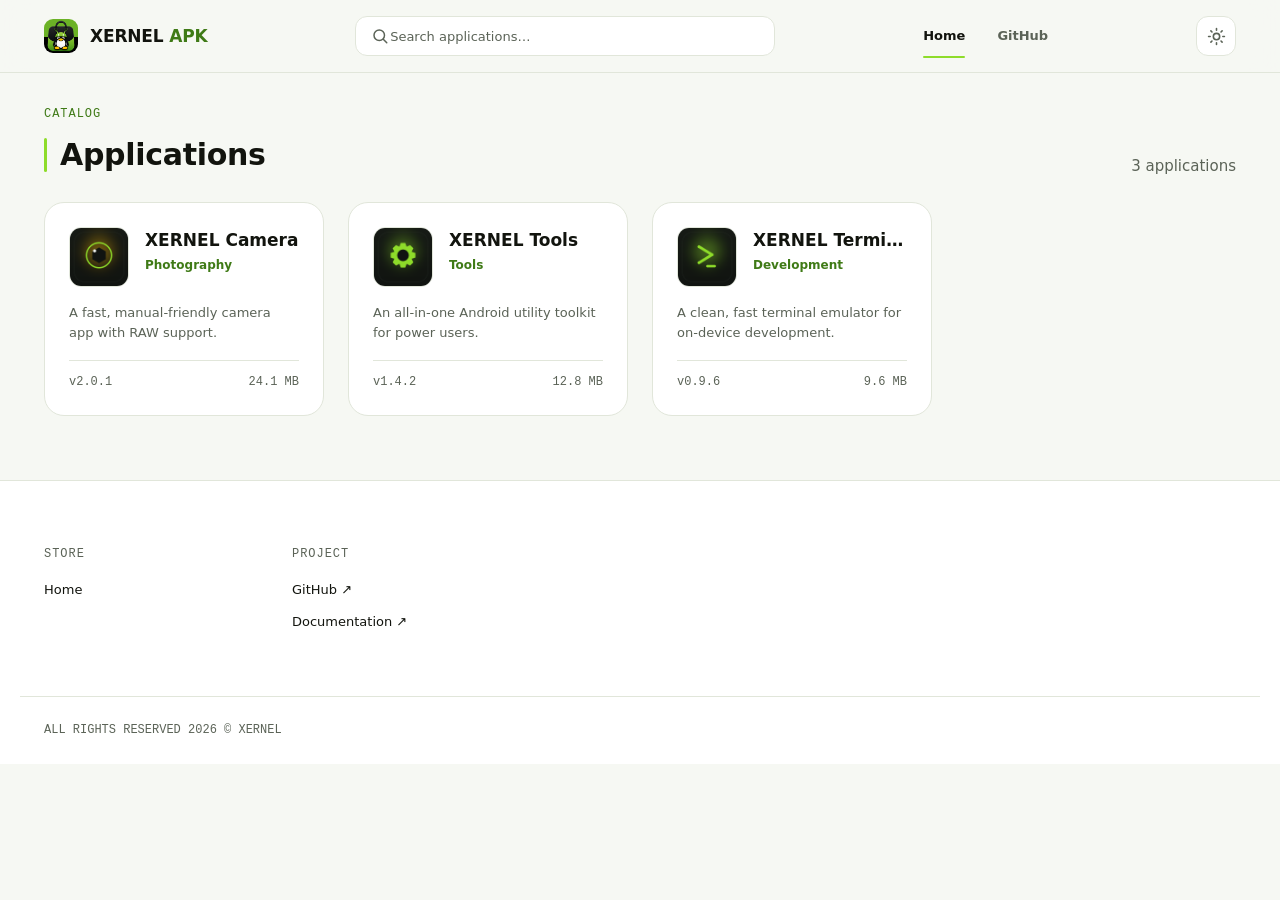
<file: index.html>
<!DOCTYPE html>
<html lang="en" data-theme="dark">
<head>
<meta charset="UTF-8">
<meta http-equiv="Content-Security-Policy" content="default-src 'self'; img-src 'self' data:; style-src 'self' 'unsafe-inline'; script-src 'self' 'unsafe-inline'; connect-src 'self'; object-src 'none'; base-uri 'self'; form-action 'self';">
<script>
  /* Set the theme before first paint to avoid a flash of the wrong theme. */
  (function () {
    try {
      var saved = localStorage.getItem("xernel-theme");
      var theme = saved || (window.matchMedia && window.matchMedia("(prefers-color-scheme: light)").matches ? "light" : "dark");
      document.documentElement.setAttribute("data-theme", theme);
    } catch (e) { /* localStorage unavailable — dark default from the html tag stays */ }
  })();
</script>
<meta name="viewport" content="width=device-width, initial-scale=1">
<title>XERNEL APK — Independent Android Application Marketplace</title>
<meta name="description" content="XERNEL APK (كيرنل) is an independent, open Android application marketplace. Browse, verify, and download APKs directly — no account, no tracking.">
<meta name="keywords" content="XERNEL, XERNEL APK, كيرنل, متجر كيرنل, تطبيقات كيرنل, Android app store, APK download, F-Droid alternative">
<meta name="theme-color" content="#080A08">
<link rel="canonical" href="https://xernel-apk.github.io/studio/">
<link rel="alternate" type="application/rss+xml" title="XERNEL APK — New &amp; updated applications" href="feed.xml">

<meta property="og:type" content="website">
<meta property="og:title" content="XERNEL APK — Independent Android Application Marketplace">
<meta property="og:description" content="Browse, verify, and download Android APKs directly. No account, no tracking.">
<meta property="og:image" content="https://xernel-apk.github.io/studio/assets/logo.png">
<meta property="og:url" content="https://xernel-apk.github.io/studio/">
<meta property="og:site_name" content="XERNEL APK">
<meta name="twitter:card" content="summary">
<meta name="twitter:title" content="XERNEL APK">
<meta name="twitter:description" content="An independent Android application marketplace.">
<meta name="twitter:image" content="https://xernel-apk.github.io/studio/assets/logo.png">

<link rel="icon" href="assets/logo.png" type="image/png">
<link rel="manifest" href="manifest.json">
<link rel="apple-touch-icon" href="assets/logo-180.png">
<link rel="stylesheet" href="css/style.css">
<link rel="stylesheet" href="css/responsive.css">
<script type="application/ld+json">
{
    "@context": "https://schema.org",
    "@type": "WebSite",
    "name": "XERNEL APK",
    "alternateName": ["XERNEL", "كيرنل", "متجر كيرنل"],
    "url": "https://xernel-apk.github.io/studio/",
    "description": "An independent, open Android application marketplace.",
    "publisher": {
        "@type": "Organization",
        "name": "XERNEL",
        "alternateName": "كيرنل",
        "url": "https://github.com/xernel-apk"
    }
}
</script>
</head>
<body>
<a class="skip-link" href="#main-content">Skip to content</a>

<header class="site-header">
  <div class="container site-header__inner">
    <a class="brand" href="index.html" aria-label="XERNEL APK home">
      <img class="brand__logo" src="assets/logo.png" alt="" width="34" height="34">
      <span class="brand__name">XERNEL<span> APK</span></span>
    </a>

    <div class="header-search search-field" id="header-search-field">
      <svg class="search-field__icon" viewBox="0 0 24 24" fill="none" stroke="currentColor" stroke-width="2" stroke-linecap="round" stroke-linejoin="round" aria-hidden="true"><circle cx="11" cy="11" r="7"/><path d="m21 21-4.3-4.3"/></svg>
      <input class="search-field__input" id="header-search-input" type="search" placeholder="Search applications…" aria-label="Search applications">
      <button class="search-field__clear" id="header-search-clear" type="button" aria-label="Clear search">
        <svg viewBox="0 0 24 24" fill="none" stroke="currentColor" stroke-width="2" stroke-linecap="round" stroke-linejoin="round" aria-hidden="true"><path d="M18 6 6 18"/><path d="m6 6 12 12"/></svg>
      </button>
    </div>

    <nav class="main-nav" aria-label="Primary">
      <a class="main-nav__link is-active" href="index.html">Home</a>
      <a class="main-nav__link" href="https://github.com/xernel-apk/studio" target="_blank" rel="noopener noreferrer">GitHub</a>
    </nav>

    <div class="header-actions">
      <button class="btn--icon theme-toggle" type="button" data-theme-toggle aria-pressed="false" aria-label="Switch to light theme">
        <svg class="icon-moon" viewBox="0 0 24 24" fill="none" stroke="currentColor" stroke-width="2" stroke-linecap="round" stroke-linejoin="round" aria-hidden="true"><path d="M20 14.5A8 8 0 1 1 9.5 4a6.5 6.5 0 0 0 10.5 10.5Z"/></svg>
        <svg class="icon-sun" viewBox="0 0 24 24" fill="none" stroke="currentColor" stroke-width="2" stroke-linecap="round" stroke-linejoin="round" aria-hidden="true"><circle cx="12" cy="12" r="4"/><path d="M12 2v2M12 20v2M4.9 4.9l1.4 1.4M17.7 17.7l1.4 1.4M2 12h2M20 12h2M4.9 19.1l1.4-1.4M17.7 6.3l1.4-1.4"/></svg>
      </button>
      <button class="btn--icon menu-toggle" type="button" data-menu-toggle aria-label="Open menu" aria-expanded="false" aria-controls="mobile-drawer">
        <span class="menu-toggle__bar"></span>
      </button>
    </div>
  </div>
</header>

<nav id="mobile-drawer" class="mobile-drawer" aria-label="Mobile" hidden>
  <a class="mobile-drawer__link is-active" href="index.html">Home</a>
  <a class="mobile-drawer__link" href="https://github.com/xernel-apk/studio" target="_blank" rel="noopener noreferrer">GitHub ↗</a>
</nav>

<main id="main-content">

  <section id="applications" class="section section--tight">
    <div class="container">
      <div class="section__header">
        <div>
          <p class="section__eyebrow">Catalog</p>
          <h1 class="section__title">Applications</h1>
        </div>
        <span class="text-secondary" id="result-count" aria-live="polite"></span>
      </div>
      <div id="apps-grid" class="app-grid"></div>
    </div>
  </section>

</main>

<footer class="site-footer">
  <div class="container footer__grid">
    <div>
      <p class="footer__heading">Store</p>
      <div class="footer__links">
        <a href="index.html">Home</a>
      </div>
    </div>

    <div>
      <p class="footer__heading">Project</p>
      <div class="footer__links">
        <a href="https://github.com/xernel-apk/studio" target="_blank" rel="noopener noreferrer">GitHub ↗</a>
        <a href="https://github.com/xernel-apk/studio/blob/main/README.md" target="_blank" rel="noopener noreferrer">Documentation ↗</a>
      </div>
    </div>
  </div>

  <div class="container footer__bottom">
    <span>ALL RIGHTS RESERVED 2026 © XERNEL</span>
  </div>
</footer>

<script src="js/theme.js" defer></script>
<script src="js/store.js" defer></script>
<script src="js/search.js" defer></script>
<script src="js/app.js" defer></script>
<script src="js/pwa.js" defer></script>
</body>
</html>
</file>
<file: css/style.css>
/* ==========================================================================
   XERNEL APK — style.css
   Design tokens, reset, typography, layout and all shared components.
   Tablet/desktop and mobile-specific overrides live in responsive.css.
   ========================================================================== */

/* ---------- 1. Design tokens ------------------------------------------- */

:root {
  /* Brand accents stay fixed across themes — they come from the mark itself */
  --color-primary: #6BB226;
  --color-primary-bright: #8EDC2A;
  --color-yellow: #FFC107;
  --color-on-primary: #07160a;
  --color-on-yellow: #241900;

  --font-sans: Inter, ui-sans-serif, system-ui, -apple-system, BlinkMacSystemFont, "Segoe UI", Roboto, Arial, sans-serif;
  --font-mono: ui-monospace, "SF Mono", "Cascadia Code", "Roboto Mono", Consolas, "Liberation Mono", monospace;

  --text-xs: 0.75rem;
  --text-sm: 0.8125rem;
  --text-base: 0.9375rem;
  --text-md: 1.0625rem;
  --text-lg: 1.25rem;
  --text-xl: 1.5rem;
  --text-2xl: 1.875rem;
  --text-3xl: 2.375rem;
  --text-4xl: 3.05rem;

  --space-1: 4px;
  --space-2: 8px;
  --space-3: 12px;
  --space-4: 16px;
  --space-5: 24px;
  --space-6: 32px;
  --space-7: 48px;
  --space-8: 64px;
  --space-9: 96px;

  --radius-sm: 8px;
  --radius-md: 12px;
  --radius-lg: 20px;
  --radius-full: 999px;

  --container: 1240px;

  --shadow-sm: 0 1px 2px rgba(0, 0, 0, 0.35);
  --shadow-md: 0 12px 28px -12px rgba(0, 0, 0, 0.55);
  --shadow-lg: 0 30px 60px -20px rgba(0, 0, 0, 0.6);
  --shadow-glow: 0 0 0 1px rgba(142, 220, 42, 0.18), 0 16px 40px -18px rgba(142, 220, 42, 0.28);

  --ease: cubic-bezier(0.22, 0.68, 0.32, 1);
  --dur-fast: 120ms;
  --dur-base: 200ms;
  --dur-slow: 420ms;

  --z-header: 100;
  --z-drawer: 200;
  --z-toast: 350;
  --z-lightbox: 400;
  --z-sticky: 90;

  color-scheme: dark;
}

:root[data-theme="dark"] {
  --color-background: #080A08;
  --color-surface: #111411;
  --color-surface-elevated: #171B17;
  --color-surface-hover: #1C211C;
  --color-border: #272D27;
  --color-border-strong: #333B31;
  --color-text: #F5F7F3;
  --color-text-secondary: #A8B0A5;
  --color-accent-text: #8EDC2A;
  --scrim: rgba(4, 6, 4, 0.68);
  --skeleton-base: #141713;
  --skeleton-shine: #1E241D;
  color-scheme: dark;
}

:root[data-theme="light"] {
  --color-background: #F6F8F3;
  --color-surface: #FFFFFF;
  --color-surface-elevated: #FFFFFF;
  --color-surface-hover: #EEF1EA;
  --color-border: #E1E6DA;
  --color-border-strong: #CBD3C4;
  --color-text: #12140E;
  --color-text-secondary: #5B6357;
  --color-accent-text: #3F7A16;
  --scrim: rgba(16, 20, 12, 0.5);
  --skeleton-base: #EBEEE6;
  --skeleton-shine: #DFE4D8;
  color-scheme: light;
}

/* ---------- 2. Reset ----------------------------------------------------- */

*, *::before, *::after { box-sizing: border-box; }

html { -webkit-text-size-adjust: 100%; scroll-behavior: smooth; }

body {
  margin: 0;
  background: var(--color-background);
  color: var(--color-text);
  font-family: var(--font-sans);
  font-size: var(--text-base);
  line-height: 1.55;
  -webkit-font-smoothing: antialiased;
  text-rendering: optimizeLegibility;
  transition: background-color var(--dur-base) var(--ease), color var(--dur-base) var(--ease);
}

img { max-width: 100%; display: block; }
svg { display: block; }

a { color: inherit; text-decoration: none; }

button, input, select {
  font: inherit;
  color: inherit;
  background: none;
  border: none;
  margin: 0;
}
button { cursor: pointer; }
button:disabled { cursor: not-allowed; opacity: 0.6; }

ul, ol { margin: 0; padding: 0; list-style: none; }
h1, h2, h3, h4, p { margin: 0; }

::selection { background: var(--color-primary); color: var(--color-on-primary); }

/* Focus visibility everywhere, per accessibility requirements */
:focus { outline: none; }
:focus-visible {
  outline: 2px solid var(--color-primary-bright);
  outline-offset: 3px;
  border-radius: var(--radius-sm);
}

@media (prefers-reduced-motion: reduce) {
  html { scroll-behavior: auto; }
  *, *::before, *::after {
    animation-duration: 0.001ms !important;
    animation-iteration-count: 1 !important;
    transition-duration: 0.001ms !important;
    scroll-behavior: auto !important;
  }
}

.skip-link {
  position: fixed;
  top: -60px;
  left: var(--space-4);
  z-index: 1000;
  background: var(--color-primary-bright);
  color: var(--color-on-primary);
  padding: var(--space-3) var(--space-5);
  border-radius: var(--radius-sm);
  font-weight: 600;
  transition: top var(--dur-base) var(--ease);
}
.skip-link:focus { top: var(--space-4); }

/* ---------- 3. Layout primitives ----------------------------------------- */

.container {
  width: 100%;
  max-width: var(--container);
  margin-inline: auto;
  padding-inline: var(--space-5);
}

main { display: block; }

/* Keeps the sticky header from covering #categories / #search / etc. when jumped to */
section[id] { scroll-margin-top: 88px; }

.section { padding-top: var(--space-8); }
.section--tight { padding-top: var(--space-6); }

.section__header {
  display: flex;
  align-items: flex-end;
  justify-content: space-between;
  gap: var(--space-4);
  margin-bottom: var(--space-5);
}

.section__eyebrow {
  font-family: var(--font-mono);
  font-size: var(--text-xs);
  letter-spacing: 0.08em;
  text-transform: uppercase;
  color: var(--color-accent-text);
  margin: 0 0 var(--space-2);
}

.section__title {
  font-size: var(--text-2xl);
  font-weight: 700;
  letter-spacing: -0.01em;
  position: relative;
  padding-left: var(--space-4);
}

.section__title::before {
  content: "";
  position: absolute;
  left: 0;
  top: 0.2em;
  bottom: 0.2em;
  width: 3px;
  border-radius: var(--radius-full);
  background: var(--color-primary-bright);
}

.section__link {
  font-size: var(--text-sm);
  font-weight: 600;
  color: var(--color-accent-text);
  white-space: nowrap;
  padding: var(--space-2) 0;
  border-bottom: 1px solid transparent;
  transition: border-color var(--dur-base) var(--ease);
}
.section__link:hover { border-color: currentColor; }

.text-secondary { color: var(--color-text-secondary); }

.visually-hidden {
  position: absolute !important;
  width: 1px; height: 1px;
  padding: 0; margin: -1px;
  overflow: hidden;
  clip: rect(0, 0, 0, 0);
  white-space: nowrap;
  border: 0;
}

/* ---------- 4. Buttons ---------------------------------------------------- */

.btn {
  display: inline-flex;
  align-items: center;
  justify-content: center;
  gap: var(--space-2);
  font-family: var(--font-sans);
  font-size: var(--text-sm);
  font-weight: 600;
  letter-spacing: 0.01em;
  padding: 0.85em 1.4em;
  border-radius: var(--radius-md);
  border: 1px solid transparent;
  white-space: nowrap;
  transition: transform var(--dur-fast) var(--ease), box-shadow var(--dur-base) var(--ease),
    background-color var(--dur-base) var(--ease), border-color var(--dur-base) var(--ease), opacity var(--dur-base) var(--ease);
}
.btn svg { width: 18px; height: 18px; flex-shrink: 0; }

.btn--primary {
  background: var(--color-primary-bright);
  color: var(--color-on-primary);
  box-shadow: var(--shadow-glow);
}
.btn--primary:hover { transform: translateY(-1px); box-shadow: 0 0 0 1px rgba(142,220,42,.25), 0 20px 40px -16px rgba(142,220,42,.4); }
.btn--primary:active { transform: translateY(0); }

.btn--secondary {
  background: var(--color-surface-elevated);
  color: var(--color-text);
  border-color: var(--color-border-strong);
}
.btn--secondary:hover { background: var(--color-surface-hover); border-color: var(--color-primary-bright); }

.btn--ghost {
  background: transparent;
  color: var(--color-text-secondary);
  border-color: var(--color-border);
}
.btn--ghost:hover { color: var(--color-text); border-color: var(--color-border-strong); background: var(--color-surface-hover); }

.btn--sm { padding: 0.6em 1.05em; font-size: var(--text-xs); }
.btn--lg { padding: 1em 1.8em; font-size: var(--text-md); }
.btn--block { width: 100%; }

.btn--icon {
  display: inline-flex;
  align-items: center;
  justify-content: center;
  padding: 0;
  width: 40px;
  height: 40px;
  border-radius: var(--radius-md);
  background: var(--color-surface-elevated);
  border: 1px solid var(--color-border);
  color: var(--color-text-secondary);
  flex-shrink: 0;
  transition: color var(--dur-base) var(--ease), border-color var(--dur-base) var(--ease), background-color var(--dur-base) var(--ease);
}
.btn--icon:hover { color: var(--color-text); border-color: var(--color-border-strong); }
.btn--icon svg { width: 19px; height: 19px; }

.btn--copied { background: var(--color-primary-bright) !important; color: var(--color-on-primary) !important; border-color: transparent !important; }

/* ---------- 5. Badges & chips --------------------------------------------- */

.badge {
  display: inline-flex;
  align-items: center;
  gap: 5px;
  font-family: var(--font-mono);
  font-size: 0.6875rem;
  font-weight: 600;
  letter-spacing: 0.04em;
  text-transform: uppercase;
  padding: 0.3em 0.6em;
  border-radius: var(--radius-sm);
  line-height: 1.4;
}
.badge--new { background: rgba(142, 220, 42, 0.14); color: var(--color-accent-text); }
.badge--updated { background: rgba(255, 193, 7, 0.14); color: var(--color-yellow); }
.badge--beta { background: var(--color-surface-hover); color: var(--color-text-secondary); border: 1px solid var(--color-border-strong); }

/* ---------- 6. Header ------------------------------------------------------ */

.site-header {
  position: sticky;
  top: 0;
  z-index: var(--z-header);
  background: color-mix(in srgb, var(--color-background) 88%, transparent);
  backdrop-filter: blur(14px) saturate(1.1);
  -webkit-backdrop-filter: blur(14px) saturate(1.1);
  border-bottom: 1px solid var(--color-border);
}

.site-header__inner {
  display: flex;
  align-items: center;
  justify-content: space-between;
  gap: var(--space-5);
  height: 72px;
}

.brand { display: flex; align-items: center; gap: var(--space-3); flex-shrink: 0; }
.brand__logo { width: 34px; height: 34px; border-radius: 9px; }
.brand__name { font-size: var(--text-md); font-weight: 800; letter-spacing: -0.01em; }
.brand__name span { color: var(--color-accent-text); }

.header-search { max-width: 420px; }
.header-search .search-field__input {
  height: 40px;
  padding-top: 0;
  padding-bottom: 0;
  font-size: var(--text-sm);
}

.main-nav { display: flex; align-items: center; gap: var(--space-6); flex-shrink: 0; }
.main-nav__link {
  font-size: var(--text-sm);
  font-weight: 600;
  color: var(--color-text-secondary);
  position: relative;
  padding: var(--space-2) 0;
  transition: color var(--dur-base) var(--ease);
}
.main-nav__link:hover { color: var(--color-text); }
.main-nav__link.is-active { color: var(--color-text); }
.main-nav__link.is-active::after {
  content: "";
  position: absolute;
  left: 0; right: 0; bottom: -4px;
  height: 2px;
  background: var(--color-primary-bright);
  border-radius: var(--radius-full);
}

.header-actions { display: flex; align-items: center; gap: var(--space-3); flex-shrink: 0; }

.theme-toggle .icon-sun { display: none; }
:root[data-theme="light"] .theme-toggle .icon-moon { display: none; }
:root[data-theme="light"] .theme-toggle .icon-sun { display: block; }

.menu-toggle { display: none; }
.menu-toggle__bar {
  display: block;
  width: 18px;
  height: 2px;
  background: currentColor;
  border-radius: 2px;
  position: relative;
  transition: transform var(--dur-base) var(--ease), opacity var(--dur-base) var(--ease);
}
.menu-toggle__bar::before, .menu-toggle__bar::after {
  content: "";
  position: absolute;
  left: 0;
  width: 18px;
  height: 2px;
  background: currentColor;
  border-radius: 2px;
  transition: transform var(--dur-base) var(--ease);
}
.menu-toggle__bar::before { top: -6px; }
.menu-toggle__bar::after { top: 6px; }
.menu-toggle.is-open .menu-toggle__bar { background: transparent; }
.menu-toggle.is-open .menu-toggle__bar::before { transform: translateY(6px) rotate(45deg); }
.menu-toggle.is-open .menu-toggle__bar::after { transform: translateY(-6px) rotate(-45deg); }

.mobile-drawer {
  display: none;
  position: fixed;
  inset: 72px 0 0 0;
  z-index: var(--z-drawer);
  background: var(--color-background);
  border-top: 1px solid var(--color-border);
  padding: var(--space-6) var(--space-5);
  overflow-y: auto;
}
.mobile-drawer[hidden] { display: none; }
.mobile-drawer.is-open { display: block; animation: drawer-in var(--dur-base) var(--ease); }
@keyframes drawer-in { from { opacity: 0; transform: translateY(-8px); } to { opacity: 1; transform: translateY(0); } }
.mobile-drawer__link {
  display: block;
  font-size: var(--text-lg);
  font-weight: 700;
  padding: var(--space-4) 0;
  border-bottom: 1px solid var(--color-border);
  color: var(--color-text);
}
.mobile-drawer__link.is-active { color: var(--color-accent-text); }

/* ---------- 7. Search field (used inside the header) ----------------------- */

.search-field {
  position: relative;
  flex: 1 1 260px;
  min-width: 0;
}
.search-field__icon {
  position: absolute;
  left: var(--space-4);
  top: 50%;
  transform: translateY(-50%);
  width: 18px; height: 18px;
  color: var(--color-text-secondary);
  pointer-events: none;
  transition: color var(--dur-base) var(--ease);
}
.search-field__input {
  width: 100%;
  background: var(--color-surface-elevated);
  border: 1px solid var(--color-border);
  border-radius: var(--radius-md);
  padding: 0.8em 1em 0.8em 2.6em;
  font-size: var(--text-base);
  color: var(--color-text);
  transition: border-color var(--dur-base) var(--ease), box-shadow var(--dur-base) var(--ease);
}
.search-field__input::placeholder { color: var(--color-text-secondary); }
.search-field__input::-webkit-search-cancel-button,
.search-field__input::-webkit-search-decoration { -webkit-appearance: none; appearance: none; display: none; }
.search-field__input:focus-visible { border-color: var(--color-primary-bright); box-shadow: 0 0 0 3px rgba(142,220,42,.15); outline: none; }
.search-field__input:focus + .search-field__icon,
.search-field:focus-within .search-field__icon { color: var(--color-accent-text); }

.search-field__clear {
  position: absolute;
  right: var(--space-2);
  top: 50%;
  transform: translateY(-50%);
  width: 30px; height: 30px;
  border-radius: var(--radius-sm);
  color: var(--color-text-secondary);
  display: none;
  align-items: center;
  justify-content: center;
}
.search-field__clear:hover { color: var(--color-text); background: var(--color-surface-hover); }
.search-field.has-value .search-field__clear { display: inline-flex; }
.search-field.has-value .search-field__input { padding-right: 2.4em; }

/* ---------- 9. Application grid & cards ------------------------------------ */

.app-grid {
  display: grid;
  grid-template-columns: repeat(3, 1fr);
  gap: var(--space-5);
}

.app-card {
  display: flex;
  flex-direction: column;
  min-height: 214px;
  background: var(--color-surface);
  border: 1px solid var(--color-border);
  border-radius: var(--radius-lg);
  padding: var(--space-5);
  transition: transform var(--dur-base) var(--ease), border-color var(--dur-base) var(--ease), box-shadow var(--dur-base) var(--ease), background-color var(--dur-base) var(--ease);
}
.app-card:hover {
  transform: translateY(-3px);
  border-color: var(--color-border-strong);
  box-shadow: var(--shadow-md);
  background: var(--color-surface-elevated);
}

.app-card__top { display: flex; align-items: flex-start; gap: var(--space-4); margin-bottom: var(--space-4); }
.app-card__icon { width: 60px; height: 60px; border-radius: var(--radius-md); flex-shrink: 0; background: var(--color-surface-elevated); border: 1px solid var(--color-border); }
.app-card__heading { min-width: 0; flex: 1; }
.app-card__title {
  font-size: var(--text-md);
  font-weight: 700;
  margin-bottom: 3px;
  overflow: hidden;
  text-overflow: ellipsis;
  white-space: nowrap;
}
.app-card__category { font-size: var(--text-xs); color: var(--color-accent-text); font-weight: 600; }

.app-card__desc {
  font-size: var(--text-sm);
  color: var(--color-text-secondary);
  display: -webkit-box;
  -webkit-line-clamp: 2;
  -webkit-box-orient: vertical;
  overflow: hidden;
  margin-bottom: var(--space-4);
  flex: 1;
}

.app-card__footer {
  display: flex;
  align-items: center;
  justify-content: space-between;
  font-family: var(--font-mono);
  font-size: var(--text-xs);
  color: var(--color-text-secondary);
  padding-top: var(--space-3);
  border-top: 1px solid var(--color-border);
}

.app-card__badges { display: flex; gap: var(--space-2); margin-bottom: var(--space-3); }

/* ---------- 10. Skeleton loading states ------------------------------------ */

.skeleton {
  position: relative;
  background: var(--skeleton-base);
  border-radius: var(--radius-sm);
  overflow: hidden;
}
.skeleton::after {
  content: "";
  position: absolute; inset: 0;
  transform: translateX(-100%);
  background: linear-gradient(90deg, transparent, var(--skeleton-shine), transparent);
  animation: shimmer 1.6s infinite;
}
@keyframes shimmer { 100% { transform: translateX(100%); } }

.skeleton-card { min-height: 214px; background: var(--color-surface); border: 1px solid var(--color-border); border-radius: var(--radius-lg); padding: var(--space-5); }
.skeleton-card .skeleton-icon { width: 60px; height: 60px; border-radius: var(--radius-md); margin-bottom: var(--space-4); }
.skeleton-card .skeleton-line { height: 12px; border-radius: 6px; margin-bottom: var(--space-2); }
.skeleton-card .skeleton-line--sm { width: 60%; }

.skeleton-hero { aspect-ratio: 16/7; min-height: 220px; border-radius: var(--radius-lg); border: 1px solid var(--color-border); }

.detail-skeleton { padding-top: var(--space-6); }
.detail-skeleton .skeleton-hero { aspect-ratio: 21 / 8; min-height: 200px; }
.detail-skeleton__header { display: flex; align-items: flex-end; gap: var(--space-5); margin-top: -56px; padding: 0 var(--space-2) var(--space-6); position: relative; }
.detail-skeleton__icon { width: 104px; height: 104px; border-radius: var(--radius-lg); border: 3px solid var(--color-background); flex-shrink: 0; }
.detail-skeleton__lines { flex: 1; padding-bottom: 6px; }
.detail-skeleton__lines .skeleton-line { margin-bottom: var(--space-3); }
.detail-skeleton__actions { display: flex; gap: var(--space-3); }

/* ---------- 11. Empty / error / not-found states --------------------------- */

.state-panel {
  text-align: center;
  padding: var(--space-9) var(--space-5);
  max-width: 480px;
  margin-inline: auto;
}
.state-panel__icon {
  width: 64px; height: 64px;
  margin: 0 auto var(--space-5);
  border-radius: var(--radius-lg);
  background: var(--color-surface-elevated);
  border: 1px solid var(--color-border);
  display: flex; align-items: center; justify-content: center;
  color: var(--color-text-secondary);
}
.state-panel__icon svg { width: 28px; height: 28px; }
.state-panel__title { font-size: var(--text-lg); font-weight: 700; margin-bottom: var(--space-2); }
.state-panel__desc { color: var(--color-text-secondary); margin-bottom: var(--space-5); }

/* ---------- 12. Footer -------------------------------------------------- */

.site-footer { border-top: 1px solid var(--color-border); background: var(--color-surface); margin-top: var(--space-8); }
.footer__grid {
  display: grid;
  grid-template-columns: repeat(2, minmax(140px, 200px));
  justify-content: start;
  gap: var(--space-7);
  padding-block: var(--space-8);
}

.footer__heading { font-size: var(--text-xs); text-transform: uppercase; letter-spacing: 0.08em; color: var(--color-text-secondary); margin-bottom: var(--space-4); font-family: var(--font-mono); }
.footer__links { display: flex; flex-direction: column; gap: var(--space-3); }
.footer__links a { font-size: var(--text-sm); color: var(--color-text); transition: color var(--dur-base) var(--ease); }
.footer__links a:hover { color: var(--color-accent-text); }

.footer__bottom {
  display: flex;
  align-items: center;
  justify-content: space-between;
  gap: var(--space-4);
  padding-block: var(--space-5);
  border-top: 1px solid var(--color-border);
  font-size: var(--text-xs);
  color: var(--color-text-secondary);
  font-family: var(--font-mono);
}

/* ==========================================================================
   Application details page
   ========================================================================== */

.detail-hero { padding-top: var(--space-6); }

.detail-cover {
  position: relative;
  aspect-ratio: 21 / 8;
  min-height: 200px;
  border-radius: var(--radius-lg);
  overflow: hidden;
  border: 1px solid var(--color-border);
  background: var(--color-surface-elevated);
}
.detail-cover img { width: 100%; height: 100%; object-fit: cover; }
.detail-cover::after { content: ""; position: absolute; inset: 0; background: linear-gradient(0deg, var(--color-background) 0%, transparent 65%); }

.detail-header {
  display: flex;
  align-items: flex-end;
  gap: var(--space-5);
  margin-top: -56px;
  padding: 0 var(--space-2) var(--space-6);
  position: relative;
}
.detail-header__icon { width: 104px; height: 104px; border-radius: var(--radius-lg); border: 3px solid var(--color-background); box-shadow: var(--shadow-md); flex-shrink: 0; background: var(--color-surface-elevated); }
.detail-header__info { flex: 1; min-width: 0; padding-bottom: 4px; }
.detail-header__category { font-family: var(--font-mono); font-size: var(--text-xs); letter-spacing: .08em; text-transform: uppercase; color: var(--color-accent-text); margin-bottom: 6px; }
.detail-header__name { font-size: var(--text-3xl); font-weight: 800; letter-spacing: -0.015em; margin-bottom: var(--space-2); }
.detail-header__desc { color: var(--color-text-secondary); max-width: 68ch; }

.detail-layout {
  display: grid;
  grid-template-columns: minmax(0, 1fr) 320px;
  gap: var(--space-7);
  align-items: start;
}

.detail-main { min-width: 0; display: flex; flex-direction: column; gap: var(--space-8); }
.detail-side { display: flex; flex-direction: column; gap: var(--space-5); position: sticky; top: 96px; }

.detail-actions { display: flex; gap: var(--space-3); flex-wrap: wrap; }

.panel {
  background: var(--color-surface);
  border: 1px solid var(--color-border);
  border-radius: var(--radius-lg);
  padding: var(--space-6);
}
.panel__title {
  font-size: var(--text-lg);
  font-weight: 700;
  margin-bottom: var(--space-4);
  display: flex;
  align-items: center;
  gap: var(--space-2);
}

.about-text { color: var(--color-text-secondary); white-space: pre-line; max-width: 74ch; }
.about-text strong { color: var(--color-text); }

/* Screenshot gallery */
.screenshot-gallery__track {
  display: flex;
  gap: var(--space-4);
  overflow-x: auto;
  scroll-snap-type: x proximity;
  padding-bottom: var(--space-2);
  scrollbar-width: thin;
  scrollbar-color: var(--color-border-strong) transparent;
}
.screenshot-thumb {
  flex: 0 0 auto;
  scroll-snap-align: start;
  width: 200px;
  aspect-ratio: 9 / 19.5;
  border-radius: var(--radius-md);
  overflow: hidden;
  border: 1px solid var(--color-border);
  background: var(--color-surface-elevated);
  transition: border-color var(--dur-base) var(--ease), transform var(--dur-base) var(--ease);
}
.screenshot-thumb:hover { border-color: var(--color-primary-bright); transform: translateY(-2px); }
.screenshot-thumb img { width: 100%; height: 100%; object-fit: cover; }

/* Info table */
.info-table { display: flex; flex-direction: column; }
.info-row { display: flex; align-items: baseline; justify-content: space-between; gap: var(--space-4); padding: var(--space-3) 0; border-bottom: 1px solid var(--color-border); font-size: var(--text-sm); }
.info-row:last-child { border-bottom: none; padding-bottom: 0; }
.info-row dt { color: var(--color-text-secondary); }
.info-row dd { margin: 0; font-weight: 600; font-family: var(--font-mono); text-align: right; }

/* What's new */
.whats-new__version { font-family: var(--font-mono); font-size: var(--text-xs); color: var(--color-accent-text); margin-bottom: var(--space-3); }
.whats-new__list { display: flex; flex-direction: column; gap: var(--space-2); }
.whats-new__list li { position: relative; padding-left: var(--space-4); font-size: var(--text-sm); color: var(--color-text-secondary); }
.whats-new__list li::before { content: ""; position: absolute; left: 0; top: 0.6em; width: 5px; height: 5px; border-radius: 50%; background: var(--color-primary-bright); }

/* Related applications */
.related-grid { display: grid; grid-template-columns: repeat(3, 1fr); gap: var(--space-5); }

/* Sticky mobile download bar */
.sticky-download {
  display: none;
  position: fixed;
  left: 0; right: 0; bottom: 0;
  z-index: var(--z-sticky);
  padding: var(--space-3) var(--space-4);
  padding-bottom: max(var(--space-3), env(safe-area-inset-bottom));
  background: color-mix(in srgb, var(--color-surface) 92%, transparent);
  backdrop-filter: blur(14px);
  -webkit-backdrop-filter: blur(14px);
  border-top: 1px solid var(--color-border);
}
.sticky-download__inner { display: flex; align-items: center; gap: var(--space-3); }
.sticky-download__meta { flex: 1; min-width: 0; }
.sticky-download__name { font-size: var(--text-sm); font-weight: 700; overflow: hidden; text-overflow: ellipsis; white-space: nowrap; }
.sticky-download__size { font-size: var(--text-xs); color: var(--color-text-secondary); font-family: var(--font-mono); }

/* ==========================================================================
   Lightbox
   ========================================================================== */

.lightbox {
  position: fixed;
  inset: 0;
  z-index: var(--z-lightbox);
  display: none;
  align-items: center;
  justify-content: center;
  background: rgba(4, 6, 4, 0.92);
  padding: var(--space-6);
}
.lightbox.is-open { display: flex; animation: fade-in var(--dur-base) var(--ease); }
@keyframes fade-in { from { opacity: 0; } to { opacity: 1; } }

.lightbox__figure { max-width: min(92vw, 520px); max-height: 88vh; position: relative; }
.lightbox__img { max-width: 100%; max-height: 88vh; border-radius: var(--radius-md); display: block; margin-inline: auto; box-shadow: var(--shadow-lg); }
.lightbox__caption { text-align: center; color: var(--color-text-secondary); font-size: var(--text-xs); font-family: var(--font-mono); margin-top: var(--space-3); }

.lightbox__close { position: absolute; top: var(--space-5); right: var(--space-5); }
.lightbox__prev, .lightbox__next {
  position: absolute; top: 50%; transform: translateY(-50%);
}
.lightbox__prev { left: var(--space-5); }
.lightbox__next { right: var(--space-5); }
.lightbox__close, .lightbox__prev, .lightbox__next {
  background: rgba(23, 27, 23, 0.8);
  border: 1px solid var(--color-border-strong);
  color: var(--color-text);
  width: 44px; height: 44px;
  border-radius: 50%;
  display: flex; align-items: center; justify-content: center;
}
.lightbox__close:hover, .lightbox__prev:hover, .lightbox__next:hover { background: var(--color-primary-bright); color: var(--color-on-primary); border-color: transparent; }

/* ---------- Toast (copy feedback) ------------------------------------------ */

.toast {
  position: fixed;
  bottom: var(--space-6);
  left: 50%;
  transform: translateX(-50%) translateY(12px);
  z-index: var(--z-toast);
  background: var(--color-surface-elevated);
  border: 1px solid var(--color-border-strong);
  color: var(--color-text);
  padding: var(--space-3) var(--space-5);
  border-radius: var(--radius-full);
  font-size: var(--text-sm);
  font-weight: 600;
  box-shadow: var(--shadow-md);
  opacity: 0;
  pointer-events: none;
  transition: opacity var(--dur-base) var(--ease), transform var(--dur-base) var(--ease);
}
.toast.is-visible { opacity: 1; transform: translateX(-50%) translateY(0); }

/* ---------- 404 page --------------------------------------------------------- */

.error-page {
  min-height: calc(100vh - 72px - 160px);
  display: flex;
  align-items: center;
  justify-content: center;
  text-align: center;
  padding: var(--space-8) var(--space-5);
}
.error-page__code {
  font-family: var(--font-mono);
  font-size: 5.5rem;
  font-weight: 800;
  line-height: 1;
  color: var(--color-accent-text);
  text-shadow: 0 0 60px rgba(142, 220, 42, 0.35);
}
.error-page__title { font-size: var(--text-xl); font-weight: 700; margin: var(--space-4) 0 var(--space-2); }
.error-page__desc { color: var(--color-text-secondary); margin-bottom: var(--space-6); }
</file>
<file: css/responsive.css>
/* ==========================================================================
   XERNEL APK — responsive.css
   Breakpoints: 1280px+ desktop-wide, 1024px desktop, 768px tablet, <768px mobile.
   ========================================================================== */

/* ---------- Desktop-wide: roomier grid ------------------------------------ */
@media (min-width: 1280px) {
  .app-grid { grid-template-columns: repeat(4, 1fr); }
}

/* ---------- Tablet (≤1024px) ----------------------------------------------- */
@media (max-width: 1024px) {
  .container { padding-inline: var(--space-4); }

  .app-grid,
  .related-grid { grid-template-columns: repeat(2, 1fr); }

  .detail-layout { grid-template-columns: 1fr; }
  .detail-side { position: static; }

  .main-nav { gap: var(--space-4); }
}

/* ---------- Mobile (≤767px) ------------------------------------------------- */
@media (max-width: 767px) {
  :root { --space-7: 36px; --space-8: 44px; --space-9: 64px; }

  .container { padding-inline: var(--space-4); }

  .section { padding-block: var(--space-6); }
  .section__title { font-size: var(--text-xl); }
  .section__header { align-items: center; }

  /* Header: collapse nav into drawer, search wraps to its own full-width row */
  .site-header__inner { flex-wrap: wrap; height: auto; padding-block: var(--space-3); row-gap: var(--space-3); }
  .main-nav { display: none; }
  .menu-toggle { display: inline-flex; }
  .brand__name { font-size: var(--text-base); }
  .header-actions { order: 2; }
  .header-search { order: 3; flex: 1 1 100%; max-width: none; }

  /* Grids collapse to a single column */
  .app-grid, .related-grid { grid-template-columns: 1fr; }

  /* Footer */
  .footer__grid { grid-template-columns: 1fr; gap: var(--space-6); padding-block: var(--space-6); }
  .footer__bottom { flex-direction: column; align-items: flex-start; gap: var(--space-2); }

  /* Detail page */
  .detail-cover { aspect-ratio: 1 / 1; min-height: 200px; }
  .detail-header { flex-direction: column; margin-top: -40px; padding-inline: var(--space-2); }
  .detail-header__icon { width: 80px; height: 80px; }
  .detail-header__name { font-size: var(--text-2xl); }
  .detail-actions .btn { flex: 1; }

  .screenshot-thumb { width: 148px; }

  /* Room for the sticky download bar so it never covers content */
  .detail-page main { padding-bottom: 92px; }
  .sticky-download { display: block; }

  /* Lightbox controls tuck to the edges and shrink slightly */
  .lightbox { padding: var(--space-4); }
  .lightbox__close, .lightbox__prev, .lightbox__next { width: 40px; height: 40px; }
  .lightbox__close { top: var(--space-3); right: var(--space-3); }
  .lightbox__prev { left: var(--space-2); }
  .lightbox__next { right: var(--space-2); }

  .panel { padding: var(--space-5); }

  .error-page__code { font-size: 4rem; }
}

/* ---------- Small phones (≤375px) ------------------------------------------- */
@media (max-width: 375px) {
  .btn--lg { padding: 0.85em 1.2em; }
  .app-card { padding: var(--space-4); }
}
</file>
